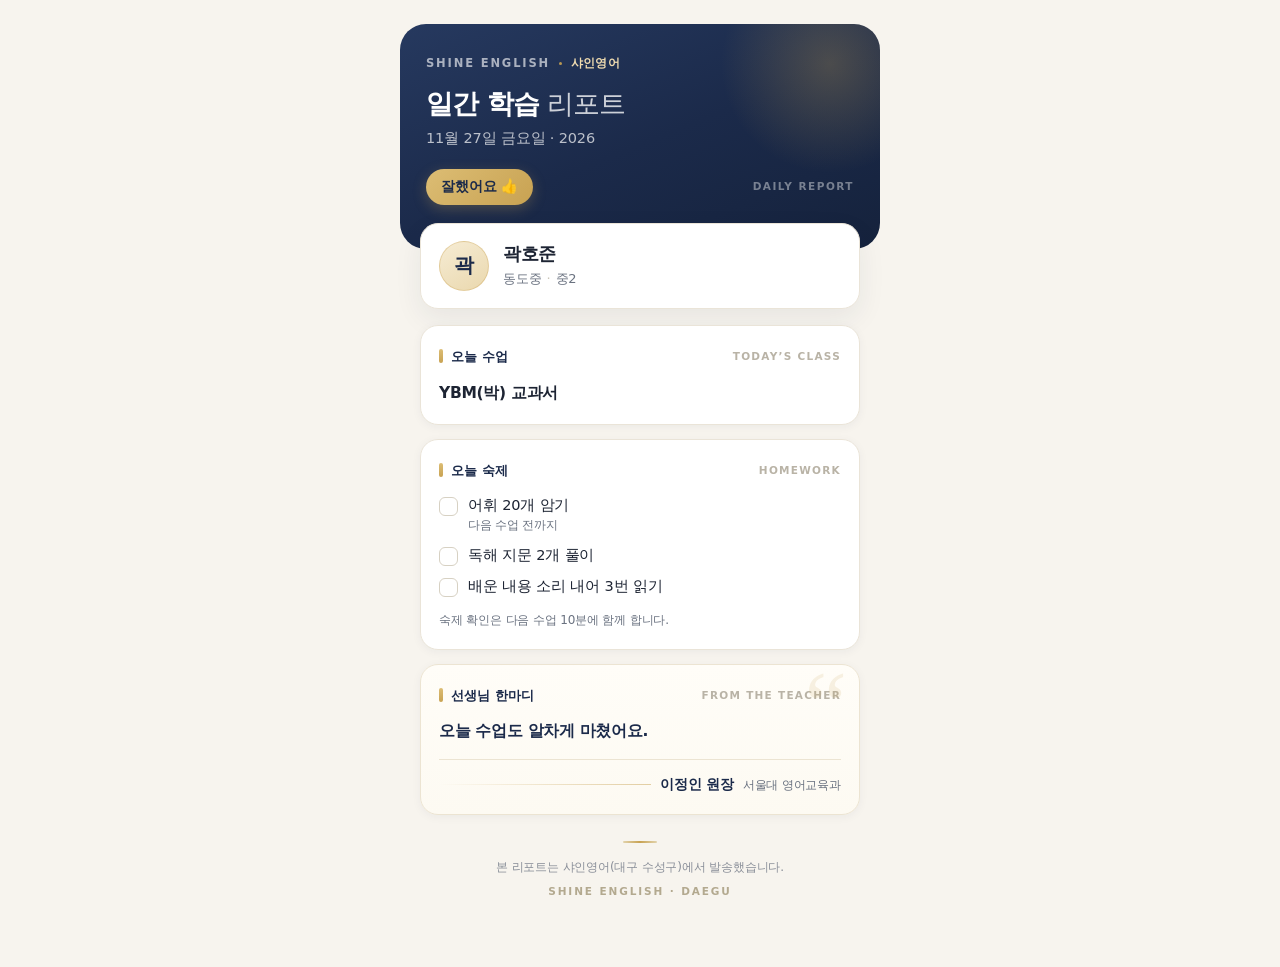
<file: r/1127-b3up.html>
<!DOCTYPE html>
<html lang="ko">
<head>
<meta charset="utf-8">
<meta name="viewport" content="width=device-width, initial-scale=1, viewport-fit=cover">
<title>곽호준 · 11월 27일 금요일 학습 리포트 | 샤인영어</title>
<meta name="description" content="11월 27일 금요일 학습 리포트 · 샤인영어 이정인 원장">
<meta name="robots" content="noindex, nofollow, noarchive">
<meta name="theme-color" content="#1B2A4A">
<meta property="og:title" content="샤인영어 · 일간 학습 리포트">
<meta property="og:description" content="11월 27일 금요일 학습 리포트 · 샤인영어 이정인 원장">
<meta property="og:type" content="article">
<meta property="og:locale" content="ko_KR">
<meta property="og:site_name" content="샤인영어">
<meta property="og:url" content="https://loveinny7.github.io/shine-report/r/1127-b3up.html">
<meta name="twitter:card" content="summary">
<style>
/* ============================================================
   샤인영어 · 일간 학습 리포트 — 공용 스타일
   모바일 우선(mobile-first) / Navy #1B2A4A · Gold #C8A252
   ============================================================ */

:root {
  --navy: #1b2a4a;
  --navy-2: #24365c;
  --navy-deep: #131f38;
  --gold: #c8a252;
  --gold-strong: #a9832f;
  --gold-soft: #f4e9cf;
  --cream: #f7f4ee;
  --paper: #ffffff;
  --ink: #1d2433;
  --muted: #6a7280;
  --line: #eae4d8;
  --radius: 18px;
  --shadow: 0 10px 28px rgba(27, 42, 74, 0.07);
  --shadow-soft: 0 2px 10px rgba(27, 42, 74, 0.05);
}

*,
*::before,
*::after {
  box-sizing: border-box;
}

html {
  -webkit-text-size-adjust: 100%;
  scroll-behavior: smooth;
}

body {
  margin: 0;
  background: var(--cream);
  color: var(--ink);
  font-family: "Pretendard Variable", Pretendard, "Noto Sans KR",
    -apple-system, BlinkMacSystemFont, system-ui, "Apple SD Gothic Neo",
    "Malgun Gothic", "맑은 고딕", sans-serif;
  font-size: 16px;
  line-height: 1.62;
  letter-spacing: -0.01em;
  -webkit-font-smoothing: antialiased;
  text-rendering: optimizeLegibility;
  word-break: keep-all;
  overflow-wrap: anywhere;
}

img,
svg {
  max-width: 100%;
  display: block;
}

a {
  color: inherit;
  text-decoration: none;
}

.wrap {
  max-width: 480px;
  margin: 0 auto;
  padding-bottom: 28px;
}

/* ---------------- 상단 히어로 ---------------- */

.hero {
  position: relative;
  overflow: hidden;
  padding: 26px 22px 40px;
  background: linear-gradient(158deg, #26395f 0%, #1b2a4a 52%, #15223c 100%);
  color: #fff;
  border-radius: 0 0 26px 26px;
}

.hero::after {
  content: "";
  position: absolute;
  top: -70px;
  right: -60px;
  width: 220px;
  height: 220px;
  border-radius: 50%;
  background: radial-gradient(
    circle,
    rgba(200, 162, 82, 0.28) 0%,
    rgba(200, 162, 82, 0) 70%
  );
  pointer-events: none;
}

.hero > * {
  position: relative;
  z-index: 1;
}

.kicker {
  display: flex;
  align-items: center;
  gap: 9px;
  font-size: 11.5px;
  font-weight: 600;
  letter-spacing: 0.16em;
  text-transform: uppercase;
  color: rgba(255, 255, 255, 0.62);
}

.kicker .kr {
  letter-spacing: 0.02em;
  font-weight: 600;
  color: #f0dcb0;
}

.kicker .sep {
  width: 3px;
  height: 3px;
  border-radius: 50%;
  background: rgba(200, 162, 82, 0.9);
}

.hero-title {
  margin: 14px 0 6px;
  font-size: 27px;
  font-weight: 800;
  letter-spacing: -0.035em;
  line-height: 1.28;
}

.hero-title .thin {
  font-weight: 500;
  color: rgba(255, 255, 255, 0.78);
}

.hero-date {
  margin: 0;
  font-size: 14.5px;
  font-weight: 500;
  color: rgba(255, 255, 255, 0.7);
}

.hero-foot {
  display: flex;
  align-items: center;
  justify-content: space-between;
  flex-wrap: wrap;
  gap: 10px 12px;
  margin-top: 18px;
}

.hero-stamp {
  font-size: 10.5px;
  font-weight: 600;
  letter-spacing: 0.14em;
  text-transform: uppercase;
  color: rgba(255, 255, 255, 0.42);
}

/* 상태 배지 */

.badge {
  display: inline-flex;
  align-items: center;
  gap: 6px;
  padding: 7px 15px;
  border-radius: 999px;
  font-size: 13.5px;
  font-weight: 700;
  letter-spacing: -0.01em;
  white-space: nowrap;
  background: linear-gradient(135deg, #dcbd74 0%, #c8a252 100%);
  color: #1b2a4a;
  box-shadow: 0 4px 14px rgba(200, 162, 82, 0.28);
}

.badge--soft {
  background: var(--gold-soft);
  color: var(--gold-strong);
  box-shadow: none;
  font-size: 12.5px;
  padding: 5px 12px;
}


.badge-soft-on-navy {
  background: rgba(255, 255, 255, 0.1);
  border: 1px solid rgba(255, 255, 255, 0.16);
  color: rgba(255, 255, 255, 0.88);
  box-shadow: none;
  font-size: 12px;
  font-weight: 600;
  padding: 6px 12px;
}

.badge--mint {
  background: #e3f0e6;
  color: #2f6a45;
  box-shadow: none;
  font-size: 12.5px;
  padding: 5px 12px;
}

/* ---------------- 학생 정보 카드 ---------------- */

.student {
  display: flex;
  align-items: center;
  gap: 14px;
  margin: -24px 18px 0;
  padding: 17px 18px;
  background: var(--paper);
  border: 1px solid var(--line);
  border-radius: var(--radius);
  box-shadow: var(--shadow);
}

.avatar {
  flex: 0 0 auto;
  width: 50px;
  height: 50px;
  border-radius: 50%;
  display: grid;
  place-items: center;
  font-size: 20px;
  font-weight: 700;
  color: var(--navy);
  background: linear-gradient(150deg, #f6ecd4 0%, #ead8ae 100%);
  border: 1px solid rgba(200, 162, 82, 0.35);
}

.student-name {
  margin: 0;
  font-size: 18px;
  font-weight: 700;
  letter-spacing: -0.02em;
  line-height: 1.35;
}

.student-meta {
  margin: 2px 0 0;
  font-size: 13px;
  color: var(--muted);
  font-weight: 500;
}

.student-meta .dot {
  margin: 0 5px;
  color: #c9c3b6;
}

/* ---------------- 카드 공통 ---------------- */

.content {
  padding: 16px 18px 0;
  display: grid;
  gap: 14px;
}

.card {
  background: var(--paper);
  border: 1px solid var(--line);
  border-radius: var(--radius);
  box-shadow: var(--shadow-soft);
  padding: 20px 18px 18px;
}

.card-title {
  display: flex;
  align-items: center;
  gap: 8px;
  margin: 0 0 14px;
  font-size: 13px;
  font-weight: 700;
  letter-spacing: 0.01em;
  color: var(--navy);
}

.card-title::before {
  content: "";
  width: 4px;
  height: 14px;
  border-radius: 2px;
  background: linear-gradient(180deg, #dcbd74, #c8a252);
}

.card-title .en {
  margin-left: auto;
  font-size: 10.5px;
  font-weight: 600;
  letter-spacing: 0.12em;
  text-transform: uppercase;
  color: #b9b3a6;
}

/* ---------------- 오늘 수업 ---------------- */

.lessons {
  margin: 0;
  padding: 0;
  list-style: none;
  display: grid;
  gap: 12px;
}

.lesson {
  padding-bottom: 12px;
  border-bottom: 1px dashed var(--line);
}

.lesson:last-child {
  padding-bottom: 0;
  border-bottom: 0;
}

.lesson-book {
  font-size: 15.5px;
  font-weight: 700;
  letter-spacing: -0.02em;
}

.lesson-detail {
  margin-top: 1px;
  font-size: 14px;
  color: #4c5464;
}

.chip {
  display: inline-block;
  margin-top: 7px;
  padding: 3px 10px;
  border-radius: 999px;
  background: #f6f2e8;
  border: 1px solid #eee6d5;
  color: #8a7440;
  font-size: 11.5px;
  font-weight: 600;
}

.next-class {
  display: flex;
  gap: 8px;
  margin-top: 14px;
  padding: 10px 12px;
  border-radius: 12px;
  background: #f8f6f1;
  font-size: 12.5px;
  color: #5c6472;
}

.next-class b {
  color: var(--navy);
  font-weight: 700;
  white-space: nowrap;
}

/* ---------------- 오늘 숙제 체크리스트 ---------------- */

.checks {
  margin: 0;
  padding: 0;
  list-style: none;
  display: grid;
  gap: 10px;
}

.check {
  display: flex;
  align-items: flex-start;
  gap: 10px;
  font-size: 14.5px;
  line-height: 1.5;
}

.check .box {
  flex: 0 0 auto;
  position: relative;
  width: 19px;
  height: 19px;
  margin-top: 2px;
  border-radius: 6px;
  border: 1.5px solid #d7d1c3;
  background: #fff;
}

.check .box::after {
  content: "";
  position: absolute;
  left: 5.5px;
  top: 2px;
  width: 5px;
  height: 9px;
  border: solid #fff;
  border-width: 0 2px 2px 0;
  transform: rotate(42deg) scale(0);
  transition: transform 0.18s ease;
}

.check.is-done .box {
  border-color: var(--navy);
  background: var(--navy);
}

.check.is-done .box::after {
  transform: rotate(42deg) scale(1);
}

.check.is-done .label {
  color: #9aa1ad;
  text-decoration: line-through;
  text-decoration-color: #c9cfd8;
}

.check .label small {
  display: block;
  margin-top: 1px;
  font-size: 11.5px;
  color: var(--muted);
  text-decoration: none;
}

.check-note {
  margin: 13px 0 0;
  font-size: 12px;
  color: var(--muted);
}

/* ---------------- 테스트 기록 타일 ---------------- */

.tiles {
  display: grid;
  grid-template-columns: repeat(2, minmax(0, 1fr));
  gap: 10px;
}

.tile {
  padding: 14px 13px 13px;
  border-radius: 14px;
  background: linear-gradient(170deg, #fbf9f4 0%, #f7f4ee 100%);
  border: 1px solid #efe9dd;
}

.tile-value {
  font-size: 22px;
  font-weight: 800;
  letter-spacing: -0.03em;
  color: var(--navy);
  line-height: 1.2;
}

.tile-value .unit {
  font-size: 14px;
  font-weight: 600;
  color: #7d8798;
  margin-left: 1px;
}

.tile-label {
  margin-top: 4px;
  font-size: 12px;
  font-weight: 600;
  color: #4c5464;
}

.tile-note {
  display: inline-block;
  margin-top: 7px;
  padding: 2px 8px;
  border-radius: 999px;
  background: var(--gold-soft);
  color: var(--gold-strong);
  font-size: 10.5px;
  font-weight: 700;
  letter-spacing: 0.01em;
}

/* ---------------- 선생님 한마디 ---------------- */

.note-card {
  position: relative;
  background: linear-gradient(180deg, #fffdf8 0%, #fdfaf2 100%);
  border-color: #ece4d2;
  overflow: hidden;
}

.note-card::before {
  content: "“";
  position: absolute;
  top: -8px;
  right: 12px;
  font-family: Georgia, "Times New Roman", serif;
  font-size: 96px;
  line-height: 1;
  color: rgba(200, 162, 82, 0.14);
  pointer-events: none;
}

.note-lead {
  margin: 0 0 8px;
  font-size: 15.5px;
  font-weight: 700;
  color: var(--navy);
  letter-spacing: -0.02em;
  line-height: 1.5;
}

.note-body {
  margin: 0;
  font-size: 14.5px;
  line-height: 1.75;
  color: #3a4150;
}

.sign {
  margin-top: 16px;
  padding-top: 14px;
  border-top: 1px solid #ece4d2;
  display: flex;
  align-items: center;
  justify-content: flex-end;
  gap: 9px;
}

.sign-line {
  flex: 1;
  height: 1px;
  background: linear-gradient(90deg, rgba(200, 162, 82, 0) 0%, rgba(200, 162, 82, 0.5) 100%);
}

.sign-name {
  font-size: 13.5px;
  font-weight: 700;
  color: var(--navy);
}

.sign-sub {
  font-size: 11.5px;
  color: var(--muted);
}

/* ---------------- 푸터 ---------------- */

.foot {
  padding: 26px 24px 6px;
  text-align: center;
}

.foot-rule {
  width: 34px;
  height: 2px;
  margin: 0 auto 14px;
  border-radius: 2px;
  background: linear-gradient(90deg, #e2d3ac, #c8a252, #e2d3ac);
}

.foot p {
  margin: 0;
  font-size: 12px;
  color: #8a8f99;
  line-height: 1.7;
}

.foot .brand {
  margin-top: 6px;
  font-size: 10.5px;
  font-weight: 700;
  letter-spacing: 0.18em;
  color: #b3a98f;
  text-transform: uppercase;
}

/* ---------------- 목록 페이지(index) ---------------- */

.list-intro {
  margin: 14px 0 0;
  font-size: 14px;
  color: rgba(255, 255, 255, 0.75);
  line-height: 1.6;
}

.report-list {
  padding: 16px 18px 0;
  display: grid;
  grid-template-columns: minmax(0, 1fr);
  gap: 11px;
}

.report-row {
  display: flex;
  align-items: center;
  min-width: 0;
  gap: 13px;
  padding: 15px 15px 15px 14px;
  background: var(--paper);
  border: 1px solid var(--line);
  border-radius: 16px;
  box-shadow: var(--shadow-soft);
  transition: transform 0.16s ease, box-shadow 0.16s ease, border-color 0.16s ease;
}

.report-row:hover,
.report-row:focus-visible {
  transform: translateY(-1px);
  border-color: #ddd2b9;
  box-shadow: 0 10px 24px rgba(27, 42, 74, 0.1);
  outline: none;
}

.report-row .avatar {
  width: 44px;
  height: 44px;
  font-size: 17px;
}

.row-main {
  flex: 1 1 auto;
  min-width: 0;
}

.row-name {
  display: flex;
  align-items: baseline;
  flex-wrap: wrap;
  min-width: 0;
  gap: 2px 7px;
  font-size: 15.5px;
  font-weight: 700;
  letter-spacing: -0.02em;
}

.row-name em {
  font-style: normal;
  font-size: 11.5px;
  font-weight: 500;
  color: var(--muted);
}

.row-meta {
  display: -webkit-box;
  -webkit-line-clamp: 2;
  -webkit-box-orient: vertical;
  margin-top: 3px;
  font-size: 12.5px;
  line-height: 1.5;
  color: #5d6572;
  overflow: hidden;
}

.row-side {
  flex: 0 0 auto;
  display: flex;
  flex-direction: column;
  align-items: flex-end;
  gap: 5px;
}

.row-date {
  font-size: 11px;
  color: #a9a497;
  font-weight: 600;
}

.arrow {
  width: 16px;
  height: 16px;
  color: #c3bdae;
}

.section-label {
  display: flex;
  align-items: center;
  gap: 8px;
  margin: 22px 18px 0;
  font-size: 11.5px;
  font-weight: 700;
  letter-spacing: 0.12em;
  text-transform: uppercase;
  color: #9d9687;
}

.section-label::after {
  content: "";
  flex: 1;
  height: 1px;
  background: #e7e0d1;
}

.hint {
  margin: 18px 18px 0;
  padding: 13px 14px;
  border-radius: 14px;
  background: #f2ede2;
  border: 1px solid #e8e0cf;
  font-size: 12px;
  color: #7a7466;
  line-height: 1.65;
}

.hint b {
  color: #5c5648;
}

/* ---------------- 등장 애니메이션 ---------------- */

@media (prefers-reduced-motion: no-preference) {
  .student,
  .content > *,
  .report-list > * {
    animation: rise 0.5s cubic-bezier(0.22, 0.7, 0.3, 1) both;
  }
  .student { animation-delay: 0.02s; }
  .content > *:nth-child(1) { animation-delay: 0.06s; }
  .content > *:nth-child(2) { animation-delay: 0.1s; }
  .content > *:nth-child(3) { animation-delay: 0.14s; }
  .content > *:nth-child(4) { animation-delay: 0.18s; }

  @keyframes rise {
    from {
      opacity: 0;
      transform: translateY(8px);
    }
    to {
      opacity: 1;
      transform: none;
    }
  }
}

/* ---------------- 넓은 화면 ---------------- */

@media (min-width: 520px) {
  body {
    padding: 24px 16px 40px;
  }
  .wrap {
    padding-bottom: 20px;
  }
  .hero {
    border-radius: 26px;
    padding: 30px 26px 44px;
  }
  .student {
    margin: -26px 20px 0;
  }
  .content {
    padding: 16px 20px 0;
  }
}

/* ---------------- 인쇄 / PDF 저장 ---------------- */

@media print {
  body {
    background: #fff;
    padding: 0;
    font-size: 12pt;
  }
  .wrap {
    max-width: none;
  }
  .hero {
    border-radius: 0;
    background: #1b2a4a !important;
    -webkit-print-color-adjust: exact;
    print-color-adjust: exact;
  }
  .card,
  .student {
    box-shadow: none;
    break-inside: avoid;
  }
  .hint,
  .section-label,
  .arrow {
    display: none;
  }
}

.note-body,.lesson-detail{white-space:pre-wrap}
.tiles[data-count="1"]{grid-template-columns:minmax(0,1fr)}
.empty{color:#b3ab99;font-size:13.5px}
</style>
</head>
<body>
<div class="wrap">
<header class="hero"><div class="kicker"><span>SHINE ENGLISH</span><span class="sep"></span><span class="kr">샤인영어</span></div><h1 class="hero-title">일간 학습 <span class="thin">리포트</span></h1><p class="hero-date">11월 27일 금요일 · 2026</p><div class="hero-foot"><span class="badge">잘했어요 👍</span><span class="hero-stamp">Daily Report</span></div></header>
<section class="student" aria-label="학생 정보"><span class="avatar" aria-hidden="true">곽</span><div><p class="student-name">곽호준</p><p class="student-meta">동도중<span class="dot">·</span>중2</p></div></section>
<main class="content">
<section class="card"><h2 class="card-title">오늘 수업 <span class="en">Today&rsquo;s Class</span></h2><ul class="lessons"><li class="lesson"><div class="lesson-book">YBM(박) 교과서</div></li></ul></section><section class="card"><h2 class="card-title">오늘 숙제 <span class="en">Homework</span></h2><ul class="checks"><li class="check"><span class="box" aria-hidden="true"></span><span class="label">어휘 20개 암기<small>다음 수업 전까지</small></span></li><li class="check"><span class="box" aria-hidden="true"></span><span class="label">독해 지문 2개 풀이</span></li><li class="check"><span class="box" aria-hidden="true"></span><span class="label">배운 내용 소리 내어 3번 읽기</span></li></ul><p class="check-note">숙제 확인은 다음 수업 10분에 함께 합니다.</p></section><section class="card note-card"><h2 class="card-title">선생님 한마디 <span class="en">From the Teacher</span></h2><p class="note-lead">오늘 수업도 알차게 마쳤어요.</p><div class="sign"><span class="sign-line" aria-hidden="true"></span><span class="sign-name">이정인 원장</span><span class="sign-sub">서울대 영어교육과</span></div></section>
</main>
<footer class="foot"><div class="foot-rule" aria-hidden="true"></div><p>본 리포트는 샤인영어(대구 수성구)에서 발송했습니다.</p><p class="brand">Shine English · Daegu</p></footer>
</div>
</body>
</html>
</file>
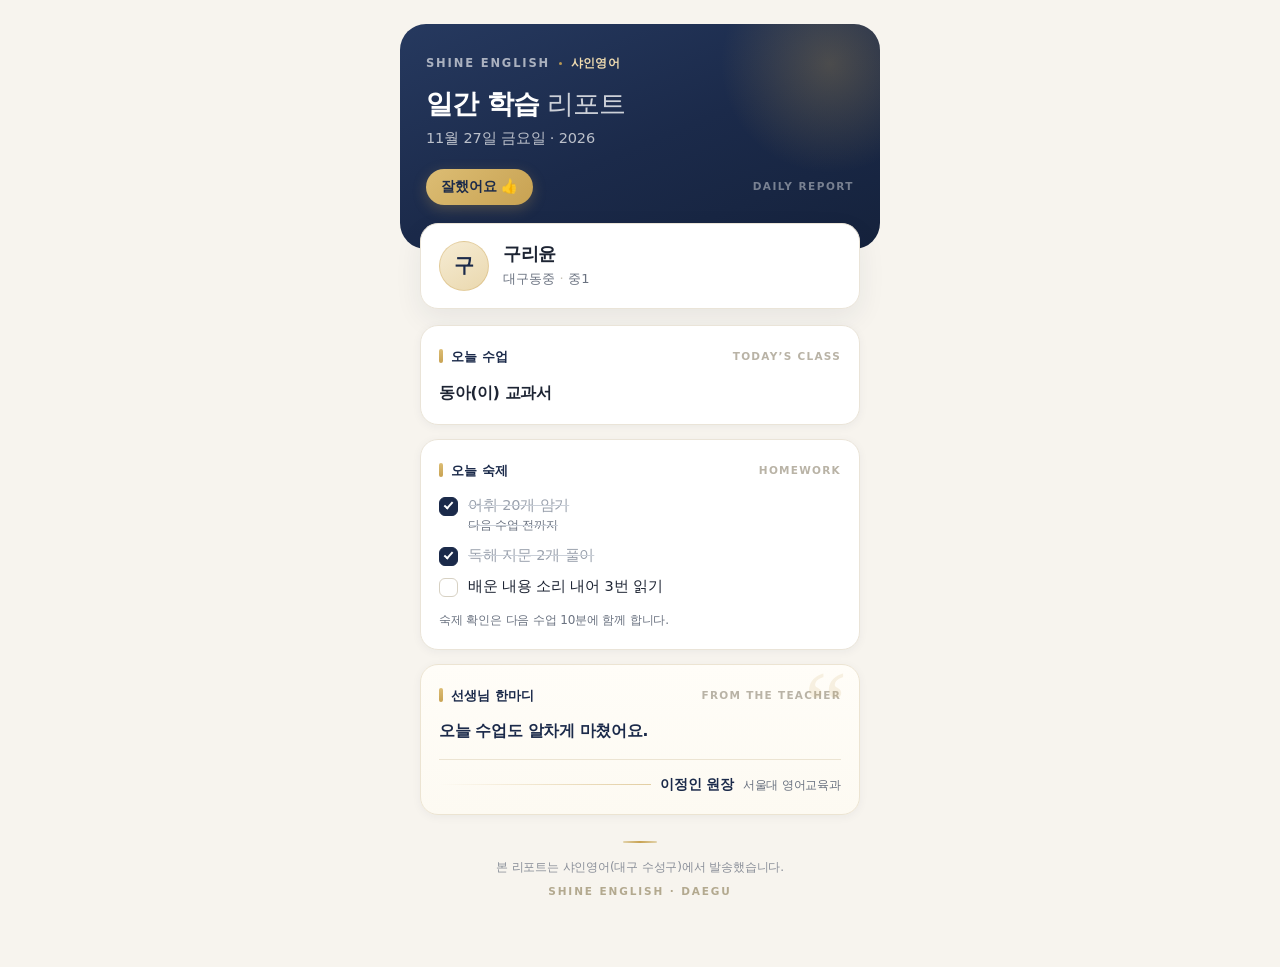
<file: r/1127-guw6.html>
<!DOCTYPE html>
<html lang="ko">
<head>
<meta charset="utf-8">
<meta name="viewport" content="width=device-width, initial-scale=1, viewport-fit=cover">
<title>구리윤 · 11월 27일 금요일 학습 리포트 | 샤인영어</title>
<meta name="description" content="11월 27일 금요일 학습 리포트 · 샤인영어 이정인 원장">
<meta name="robots" content="noindex, nofollow, noarchive">
<meta name="theme-color" content="#1B2A4A">
<meta property="og:title" content="샤인영어 · 일간 학습 리포트">
<meta property="og:description" content="11월 27일 금요일 학습 리포트 · 샤인영어 이정인 원장">
<meta property="og:type" content="article">
<meta property="og:locale" content="ko_KR">
<meta property="og:site_name" content="샤인영어">
<meta property="og:url" content="https://loveinny7.github.io/shine-report/r/1127-guw6.html">
<meta name="twitter:card" content="summary">
<style>
/* ============================================================
   샤인영어 · 일간 학습 리포트 — 공용 스타일
   모바일 우선(mobile-first) / Navy #1B2A4A · Gold #C8A252
   ============================================================ */

:root {
  --navy: #1b2a4a;
  --navy-2: #24365c;
  --navy-deep: #131f38;
  --gold: #c8a252;
  --gold-strong: #a9832f;
  --gold-soft: #f4e9cf;
  --cream: #f7f4ee;
  --paper: #ffffff;
  --ink: #1d2433;
  --muted: #6a7280;
  --line: #eae4d8;
  --radius: 18px;
  --shadow: 0 10px 28px rgba(27, 42, 74, 0.07);
  --shadow-soft: 0 2px 10px rgba(27, 42, 74, 0.05);
}

*,
*::before,
*::after {
  box-sizing: border-box;
}

html {
  -webkit-text-size-adjust: 100%;
  scroll-behavior: smooth;
}

body {
  margin: 0;
  background: var(--cream);
  color: var(--ink);
  font-family: "Pretendard Variable", Pretendard, "Noto Sans KR",
    -apple-system, BlinkMacSystemFont, system-ui, "Apple SD Gothic Neo",
    "Malgun Gothic", "맑은 고딕", sans-serif;
  font-size: 16px;
  line-height: 1.62;
  letter-spacing: -0.01em;
  -webkit-font-smoothing: antialiased;
  text-rendering: optimizeLegibility;
  word-break: keep-all;
  overflow-wrap: anywhere;
}

img,
svg {
  max-width: 100%;
  display: block;
}

a {
  color: inherit;
  text-decoration: none;
}

.wrap {
  max-width: 480px;
  margin: 0 auto;
  padding-bottom: 28px;
}

/* ---------------- 상단 히어로 ---------------- */

.hero {
  position: relative;
  overflow: hidden;
  padding: 26px 22px 40px;
  background: linear-gradient(158deg, #26395f 0%, #1b2a4a 52%, #15223c 100%);
  color: #fff;
  border-radius: 0 0 26px 26px;
}

.hero::after {
  content: "";
  position: absolute;
  top: -70px;
  right: -60px;
  width: 220px;
  height: 220px;
  border-radius: 50%;
  background: radial-gradient(
    circle,
    rgba(200, 162, 82, 0.28) 0%,
    rgba(200, 162, 82, 0) 70%
  );
  pointer-events: none;
}

.hero > * {
  position: relative;
  z-index: 1;
}

.kicker {
  display: flex;
  align-items: center;
  gap: 9px;
  font-size: 11.5px;
  font-weight: 600;
  letter-spacing: 0.16em;
  text-transform: uppercase;
  color: rgba(255, 255, 255, 0.62);
}

.kicker .kr {
  letter-spacing: 0.02em;
  font-weight: 600;
  color: #f0dcb0;
}

.kicker .sep {
  width: 3px;
  height: 3px;
  border-radius: 50%;
  background: rgba(200, 162, 82, 0.9);
}

.hero-title {
  margin: 14px 0 6px;
  font-size: 27px;
  font-weight: 800;
  letter-spacing: -0.035em;
  line-height: 1.28;
}

.hero-title .thin {
  font-weight: 500;
  color: rgba(255, 255, 255, 0.78);
}

.hero-date {
  margin: 0;
  font-size: 14.5px;
  font-weight: 500;
  color: rgba(255, 255, 255, 0.7);
}

.hero-foot {
  display: flex;
  align-items: center;
  justify-content: space-between;
  flex-wrap: wrap;
  gap: 10px 12px;
  margin-top: 18px;
}

.hero-stamp {
  font-size: 10.5px;
  font-weight: 600;
  letter-spacing: 0.14em;
  text-transform: uppercase;
  color: rgba(255, 255, 255, 0.42);
}

/* 상태 배지 */

.badge {
  display: inline-flex;
  align-items: center;
  gap: 6px;
  padding: 7px 15px;
  border-radius: 999px;
  font-size: 13.5px;
  font-weight: 700;
  letter-spacing: -0.01em;
  white-space: nowrap;
  background: linear-gradient(135deg, #dcbd74 0%, #c8a252 100%);
  color: #1b2a4a;
  box-shadow: 0 4px 14px rgba(200, 162, 82, 0.28);
}

.badge--soft {
  background: var(--gold-soft);
  color: var(--gold-strong);
  box-shadow: none;
  font-size: 12.5px;
  padding: 5px 12px;
}


.badge-soft-on-navy {
  background: rgba(255, 255, 255, 0.1);
  border: 1px solid rgba(255, 255, 255, 0.16);
  color: rgba(255, 255, 255, 0.88);
  box-shadow: none;
  font-size: 12px;
  font-weight: 600;
  padding: 6px 12px;
}

.badge--mint {
  background: #e3f0e6;
  color: #2f6a45;
  box-shadow: none;
  font-size: 12.5px;
  padding: 5px 12px;
}

/* ---------------- 학생 정보 카드 ---------------- */

.student {
  display: flex;
  align-items: center;
  gap: 14px;
  margin: -24px 18px 0;
  padding: 17px 18px;
  background: var(--paper);
  border: 1px solid var(--line);
  border-radius: var(--radius);
  box-shadow: var(--shadow);
}

.avatar {
  flex: 0 0 auto;
  width: 50px;
  height: 50px;
  border-radius: 50%;
  display: grid;
  place-items: center;
  font-size: 20px;
  font-weight: 700;
  color: var(--navy);
  background: linear-gradient(150deg, #f6ecd4 0%, #ead8ae 100%);
  border: 1px solid rgba(200, 162, 82, 0.35);
}

.student-name {
  margin: 0;
  font-size: 18px;
  font-weight: 700;
  letter-spacing: -0.02em;
  line-height: 1.35;
}

.student-meta {
  margin: 2px 0 0;
  font-size: 13px;
  color: var(--muted);
  font-weight: 500;
}

.student-meta .dot {
  margin: 0 5px;
  color: #c9c3b6;
}

/* ---------------- 카드 공통 ---------------- */

.content {
  padding: 16px 18px 0;
  display: grid;
  gap: 14px;
}

.card {
  background: var(--paper);
  border: 1px solid var(--line);
  border-radius: var(--radius);
  box-shadow: var(--shadow-soft);
  padding: 20px 18px 18px;
}

.card-title {
  display: flex;
  align-items: center;
  gap: 8px;
  margin: 0 0 14px;
  font-size: 13px;
  font-weight: 700;
  letter-spacing: 0.01em;
  color: var(--navy);
}

.card-title::before {
  content: "";
  width: 4px;
  height: 14px;
  border-radius: 2px;
  background: linear-gradient(180deg, #dcbd74, #c8a252);
}

.card-title .en {
  margin-left: auto;
  font-size: 10.5px;
  font-weight: 600;
  letter-spacing: 0.12em;
  text-transform: uppercase;
  color: #b9b3a6;
}

/* ---------------- 오늘 수업 ---------------- */

.lessons {
  margin: 0;
  padding: 0;
  list-style: none;
  display: grid;
  gap: 12px;
}

.lesson {
  padding-bottom: 12px;
  border-bottom: 1px dashed var(--line);
}

.lesson:last-child {
  padding-bottom: 0;
  border-bottom: 0;
}

.lesson-book {
  font-size: 15.5px;
  font-weight: 700;
  letter-spacing: -0.02em;
}

.lesson-detail {
  margin-top: 1px;
  font-size: 14px;
  color: #4c5464;
}

.chip {
  display: inline-block;
  margin-top: 7px;
  padding: 3px 10px;
  border-radius: 999px;
  background: #f6f2e8;
  border: 1px solid #eee6d5;
  color: #8a7440;
  font-size: 11.5px;
  font-weight: 600;
}

.next-class {
  display: flex;
  gap: 8px;
  margin-top: 14px;
  padding: 10px 12px;
  border-radius: 12px;
  background: #f8f6f1;
  font-size: 12.5px;
  color: #5c6472;
}

.next-class b {
  color: var(--navy);
  font-weight: 700;
  white-space: nowrap;
}

/* ---------------- 오늘 숙제 체크리스트 ---------------- */

.checks {
  margin: 0;
  padding: 0;
  list-style: none;
  display: grid;
  gap: 10px;
}

.check {
  display: flex;
  align-items: flex-start;
  gap: 10px;
  font-size: 14.5px;
  line-height: 1.5;
}

.check .box {
  flex: 0 0 auto;
  position: relative;
  width: 19px;
  height: 19px;
  margin-top: 2px;
  border-radius: 6px;
  border: 1.5px solid #d7d1c3;
  background: #fff;
}

.check .box::after {
  content: "";
  position: absolute;
  left: 5.5px;
  top: 2px;
  width: 5px;
  height: 9px;
  border: solid #fff;
  border-width: 0 2px 2px 0;
  transform: rotate(42deg) scale(0);
  transition: transform 0.18s ease;
}

.check.is-done .box {
  border-color: var(--navy);
  background: var(--navy);
}

.check.is-done .box::after {
  transform: rotate(42deg) scale(1);
}

.check.is-done .label {
  color: #9aa1ad;
  text-decoration: line-through;
  text-decoration-color: #c9cfd8;
}

.check .label small {
  display: block;
  margin-top: 1px;
  font-size: 11.5px;
  color: var(--muted);
  text-decoration: none;
}

.check-note {
  margin: 13px 0 0;
  font-size: 12px;
  color: var(--muted);
}

/* ---------------- 테스트 기록 타일 ---------------- */

.tiles {
  display: grid;
  grid-template-columns: repeat(2, minmax(0, 1fr));
  gap: 10px;
}

.tile {
  padding: 14px 13px 13px;
  border-radius: 14px;
  background: linear-gradient(170deg, #fbf9f4 0%, #f7f4ee 100%);
  border: 1px solid #efe9dd;
}

.tile-value {
  font-size: 22px;
  font-weight: 800;
  letter-spacing: -0.03em;
  color: var(--navy);
  line-height: 1.2;
}

.tile-value .unit {
  font-size: 14px;
  font-weight: 600;
  color: #7d8798;
  margin-left: 1px;
}

.tile-label {
  margin-top: 4px;
  font-size: 12px;
  font-weight: 600;
  color: #4c5464;
}

.tile-note {
  display: inline-block;
  margin-top: 7px;
  padding: 2px 8px;
  border-radius: 999px;
  background: var(--gold-soft);
  color: var(--gold-strong);
  font-size: 10.5px;
  font-weight: 700;
  letter-spacing: 0.01em;
}

/* ---------------- 선생님 한마디 ---------------- */

.note-card {
  position: relative;
  background: linear-gradient(180deg, #fffdf8 0%, #fdfaf2 100%);
  border-color: #ece4d2;
  overflow: hidden;
}

.note-card::before {
  content: "“";
  position: absolute;
  top: -8px;
  right: 12px;
  font-family: Georgia, "Times New Roman", serif;
  font-size: 96px;
  line-height: 1;
  color: rgba(200, 162, 82, 0.14);
  pointer-events: none;
}

.note-lead {
  margin: 0 0 8px;
  font-size: 15.5px;
  font-weight: 700;
  color: var(--navy);
  letter-spacing: -0.02em;
  line-height: 1.5;
}

.note-body {
  margin: 0;
  font-size: 14.5px;
  line-height: 1.75;
  color: #3a4150;
}

.sign {
  margin-top: 16px;
  padding-top: 14px;
  border-top: 1px solid #ece4d2;
  display: flex;
  align-items: center;
  justify-content: flex-end;
  gap: 9px;
}

.sign-line {
  flex: 1;
  height: 1px;
  background: linear-gradient(90deg, rgba(200, 162, 82, 0) 0%, rgba(200, 162, 82, 0.5) 100%);
}

.sign-name {
  font-size: 13.5px;
  font-weight: 700;
  color: var(--navy);
}

.sign-sub {
  font-size: 11.5px;
  color: var(--muted);
}

/* ---------------- 푸터 ---------------- */

.foot {
  padding: 26px 24px 6px;
  text-align: center;
}

.foot-rule {
  width: 34px;
  height: 2px;
  margin: 0 auto 14px;
  border-radius: 2px;
  background: linear-gradient(90deg, #e2d3ac, #c8a252, #e2d3ac);
}

.foot p {
  margin: 0;
  font-size: 12px;
  color: #8a8f99;
  line-height: 1.7;
}

.foot .brand {
  margin-top: 6px;
  font-size: 10.5px;
  font-weight: 700;
  letter-spacing: 0.18em;
  color: #b3a98f;
  text-transform: uppercase;
}

/* ---------------- 목록 페이지(index) ---------------- */

.list-intro {
  margin: 14px 0 0;
  font-size: 14px;
  color: rgba(255, 255, 255, 0.75);
  line-height: 1.6;
}

.report-list {
  padding: 16px 18px 0;
  display: grid;
  grid-template-columns: minmax(0, 1fr);
  gap: 11px;
}

.report-row {
  display: flex;
  align-items: center;
  min-width: 0;
  gap: 13px;
  padding: 15px 15px 15px 14px;
  background: var(--paper);
  border: 1px solid var(--line);
  border-radius: 16px;
  box-shadow: var(--shadow-soft);
  transition: transform 0.16s ease, box-shadow 0.16s ease, border-color 0.16s ease;
}

.report-row:hover,
.report-row:focus-visible {
  transform: translateY(-1px);
  border-color: #ddd2b9;
  box-shadow: 0 10px 24px rgba(27, 42, 74, 0.1);
  outline: none;
}

.report-row .avatar {
  width: 44px;
  height: 44px;
  font-size: 17px;
}

.row-main {
  flex: 1 1 auto;
  min-width: 0;
}

.row-name {
  display: flex;
  align-items: baseline;
  flex-wrap: wrap;
  min-width: 0;
  gap: 2px 7px;
  font-size: 15.5px;
  font-weight: 700;
  letter-spacing: -0.02em;
}

.row-name em {
  font-style: normal;
  font-size: 11.5px;
  font-weight: 500;
  color: var(--muted);
}

.row-meta {
  display: -webkit-box;
  -webkit-line-clamp: 2;
  -webkit-box-orient: vertical;
  margin-top: 3px;
  font-size: 12.5px;
  line-height: 1.5;
  color: #5d6572;
  overflow: hidden;
}

.row-side {
  flex: 0 0 auto;
  display: flex;
  flex-direction: column;
  align-items: flex-end;
  gap: 5px;
}

.row-date {
  font-size: 11px;
  color: #a9a497;
  font-weight: 600;
}

.arrow {
  width: 16px;
  height: 16px;
  color: #c3bdae;
}

.section-label {
  display: flex;
  align-items: center;
  gap: 8px;
  margin: 22px 18px 0;
  font-size: 11.5px;
  font-weight: 700;
  letter-spacing: 0.12em;
  text-transform: uppercase;
  color: #9d9687;
}

.section-label::after {
  content: "";
  flex: 1;
  height: 1px;
  background: #e7e0d1;
}

.hint {
  margin: 18px 18px 0;
  padding: 13px 14px;
  border-radius: 14px;
  background: #f2ede2;
  border: 1px solid #e8e0cf;
  font-size: 12px;
  color: #7a7466;
  line-height: 1.65;
}

.hint b {
  color: #5c5648;
}

/* ---------------- 등장 애니메이션 ---------------- */

@media (prefers-reduced-motion: no-preference) {
  .student,
  .content > *,
  .report-list > * {
    animation: rise 0.5s cubic-bezier(0.22, 0.7, 0.3, 1) both;
  }
  .student { animation-delay: 0.02s; }
  .content > *:nth-child(1) { animation-delay: 0.06s; }
  .content > *:nth-child(2) { animation-delay: 0.1s; }
  .content > *:nth-child(3) { animation-delay: 0.14s; }
  .content > *:nth-child(4) { animation-delay: 0.18s; }

  @keyframes rise {
    from {
      opacity: 0;
      transform: translateY(8px);
    }
    to {
      opacity: 1;
      transform: none;
    }
  }
}

/* ---------------- 넓은 화면 ---------------- */

@media (min-width: 520px) {
  body {
    padding: 24px 16px 40px;
  }
  .wrap {
    padding-bottom: 20px;
  }
  .hero {
    border-radius: 26px;
    padding: 30px 26px 44px;
  }
  .student {
    margin: -26px 20px 0;
  }
  .content {
    padding: 16px 20px 0;
  }
}

/* ---------------- 인쇄 / PDF 저장 ---------------- */

@media print {
  body {
    background: #fff;
    padding: 0;
    font-size: 12pt;
  }
  .wrap {
    max-width: none;
  }
  .hero {
    border-radius: 0;
    background: #1b2a4a !important;
    -webkit-print-color-adjust: exact;
    print-color-adjust: exact;
  }
  .card,
  .student {
    box-shadow: none;
    break-inside: avoid;
  }
  .hint,
  .section-label,
  .arrow {
    display: none;
  }
}

.note-body,.lesson-detail{white-space:pre-wrap}
.tiles[data-count="1"]{grid-template-columns:minmax(0,1fr)}
.empty{color:#b3ab99;font-size:13.5px}
</style>
</head>
<body>
<div class="wrap">
<header class="hero"><div class="kicker"><span>SHINE ENGLISH</span><span class="sep"></span><span class="kr">샤인영어</span></div><h1 class="hero-title">일간 학습 <span class="thin">리포트</span></h1><p class="hero-date">11월 27일 금요일 · 2026</p><div class="hero-foot"><span class="badge">잘했어요 👍</span><span class="hero-stamp">Daily Report</span></div></header>
<section class="student" aria-label="학생 정보"><span class="avatar" aria-hidden="true">구</span><div><p class="student-name">구리윤</p><p class="student-meta">대구동중<span class="dot">·</span>중1</p></div></section>
<main class="content">
<section class="card"><h2 class="card-title">오늘 수업 <span class="en">Today&rsquo;s Class</span></h2><ul class="lessons"><li class="lesson"><div class="lesson-book">동아(이) 교과서</div></li></ul></section><section class="card"><h2 class="card-title">오늘 숙제 <span class="en">Homework</span></h2><ul class="checks"><li class="check is-done"><span class="box" aria-hidden="true"></span><span class="label">어휘 20개 암기<small>다음 수업 전까지</small></span></li><li class="check is-done"><span class="box" aria-hidden="true"></span><span class="label">독해 지문 2개 풀이</span></li><li class="check"><span class="box" aria-hidden="true"></span><span class="label">배운 내용 소리 내어 3번 읽기</span></li></ul><p class="check-note">숙제 확인은 다음 수업 10분에 함께 합니다.</p></section><section class="card note-card"><h2 class="card-title">선생님 한마디 <span class="en">From the Teacher</span></h2><p class="note-lead">오늘 수업도 알차게 마쳤어요.</p><div class="sign"><span class="sign-line" aria-hidden="true"></span><span class="sign-name">이정인 원장</span><span class="sign-sub">서울대 영어교육과</span></div></section>
</main>
<footer class="foot"><div class="foot-rule" aria-hidden="true"></div><p>본 리포트는 샤인영어(대구 수성구)에서 발송했습니다.</p><p class="brand">Shine English · Daegu</p></footer>
</div>
</body>
</html>
</file>
